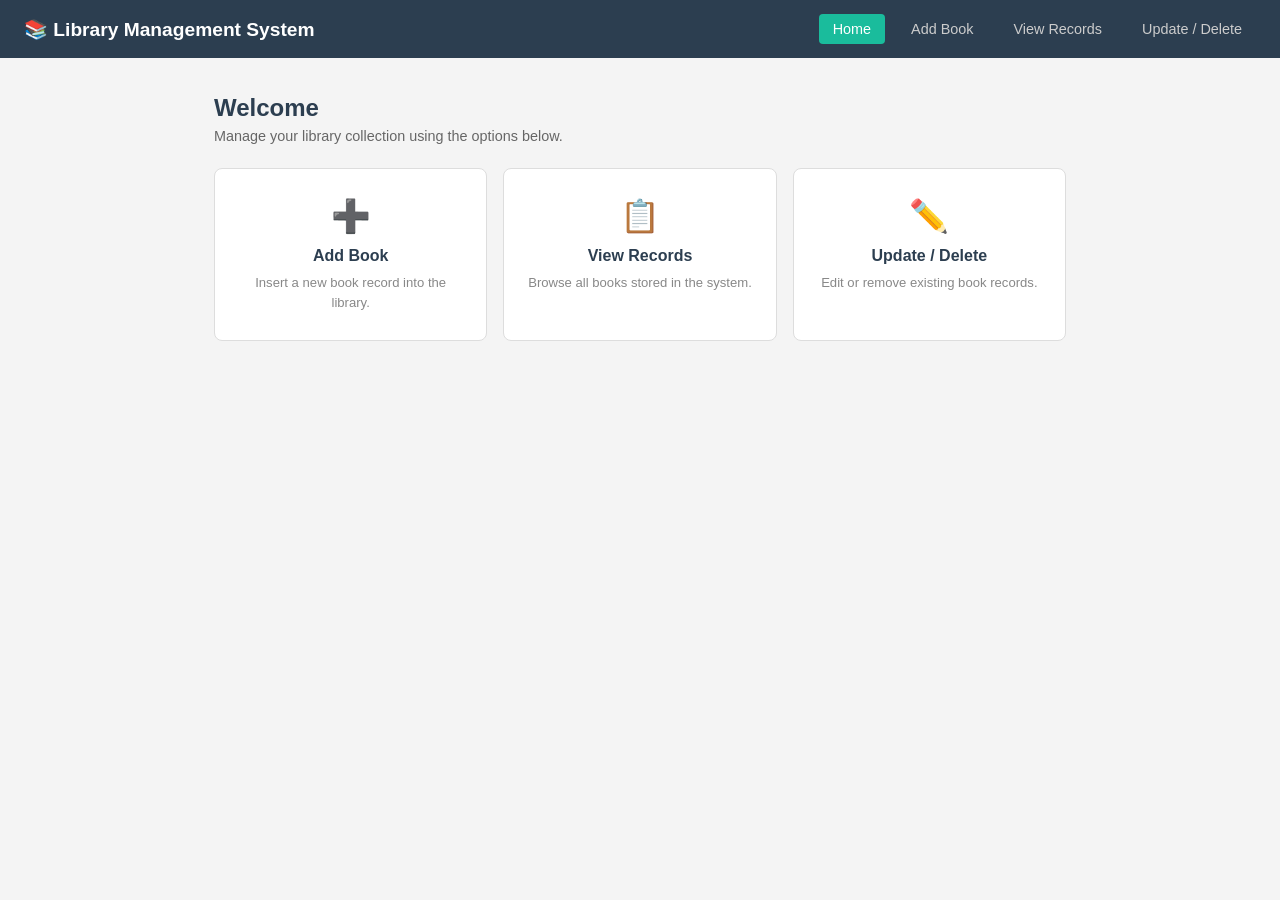
<file: index.html>
<!DOCTYPE html>
<html lang="en">
<head>
  <meta charset="UTF-8"/>
  <meta name="viewport" content="width=device-width, initial-scale=1.0"/>
  <title>Library Management System</title>
  <link rel="stylesheet" href="style.css"/>
</head>
<body>

  <nav>
    <h1>📚 Library Management System</h1>
    <a href="index.html" class="active">Home</a>
    <a href="./html/add.html">Add Book</a>
    <a href="./html/view.html">View Records</a>
    <a href="./html/update-delete.html">Update / Delete</a>
  </nav>

  <div class="container">
    <h2>Welcome</h2>
    <p class="desc">Manage your library collection using the options below.</p>

    <div class="home-cards">

      <a href="./html/add.html" class="home-card">
        <span class="icon">➕</span>
        <h3>Add Book</h3>
        <p>Insert a new book record into the library.</p>
      </a>

      <a href="./html/view.html" class="home-card">
        <span class="icon">📋</span>
        <h3>View Records</h3>
        <p>Browse all books stored in the system.</p>
      </a>

      <a href="./html/update-delete.html" class="home-card">
        <span class="icon">✏️</span>
        <h3>Update / Delete</h3>
        <p>Edit or remove existing book records.</p>
      </a>

    </div>
  </div>
</body>
</html>
</file>
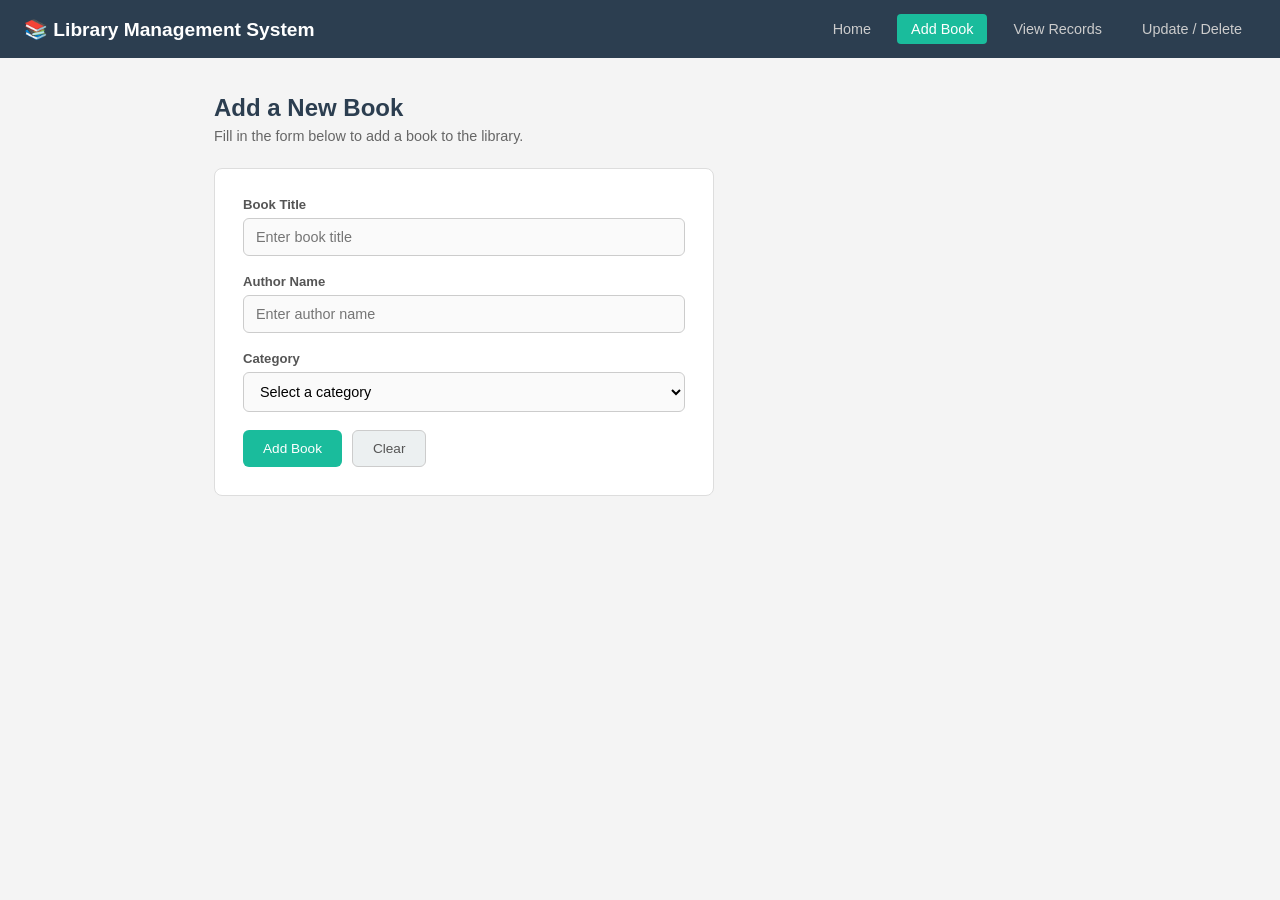
<file: add.html>
<!DOCTYPE html>
<html lang="en">
<head>
  <meta charset="UTF-8"/>
  <meta name="viewport" content="width=device-width, initial-scale=1.0"/>
  <title>Add Book — Library</title>
  <link rel="stylesheet" href="style.css"/>
</head>
<body>

  <nav>
    <h1>📚 Library Management System</h1>
    <a href="index.html">Home</a>
    <a href="add.html" class="active">Add Book</a>
    <a href="view.html">View Records</a>
    <a href="update-delete.html">Update / Delete</a>
  </nav>

  <div class="container">
    <h2>Add a New Book</h2>
    <p class="desc">Fill in the form below to add a book to the library.</p>

    <div class="form-card">
      <form id="add-form">

        <div class="form-group">
          <label for="book-title">Book Title</label>
          <input type="text" id="book-title" name="book-title" placeholder="Enter book title"/>
        </div>

        <div class="form-group">
          <label for="author">Author Name</label>
          <input type="text" id="author" name="author" placeholder="Enter author name"/>
        </div>

        <div class="form-group">
          <label for="category">Category</label>
          <select id="category" name="category">
            <option value="" disabled selected>Select a category</option>
            <option value="Fiction">Fiction</option>
            <option value="Non-Fiction">Non-Fiction</option>
            <option value="Science">Science</option>
            <option value="History">History</option>
            <option value="Philosophy">Philosophy</option>
            <option value="Biography">Biography</option>
            <option value="Other">Other</option>
          </select>
        </div>

        <div class="form-actions">
          <button type="submit" class="btn btn-primary">Add Book</button>
          <button type="reset" class="btn btn-secondary">Clear</button>
        </div>

      </form>
    </div>
  </div>

</body>
</html>
</file>
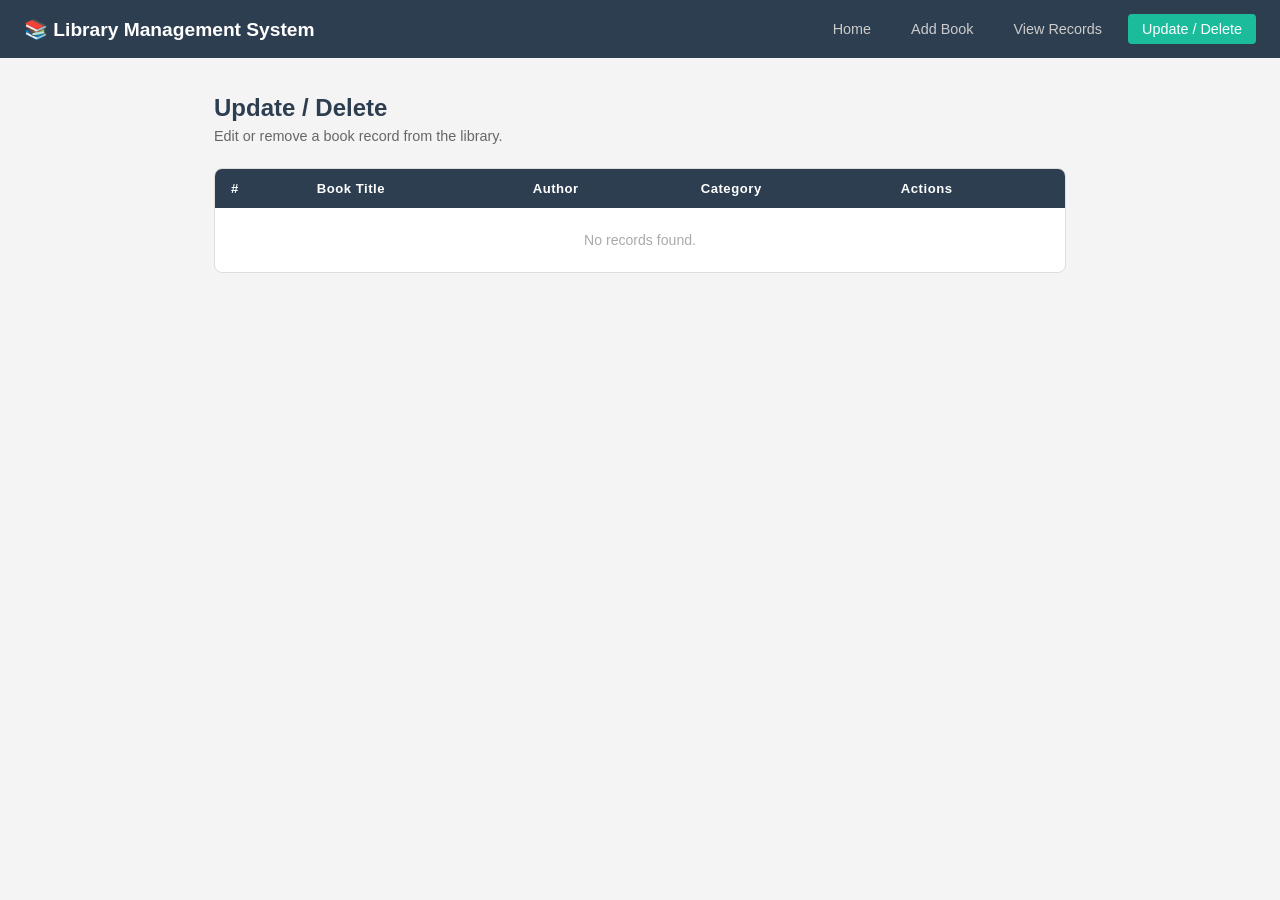
<file: update-delete.html>
<!DOCTYPE html>
<html lang="en">
<head>
  <meta charset="UTF-8"/>
  <meta name="viewport" content="width=device-width, initial-scale=1.0"/>
  <title>Update / Delete — Library</title>
  <link rel="stylesheet" href="style.css"/>
</head>
<body>

  <nav>
    <h1>📚 Library Management System</h1>
    <a href="index.html">Home</a>
    <a href="add.html">Add Book</a>
    <a href="view.html">View Records</a>
    <a href="update-delete.html" class="active">Update / Delete</a>
  </nav>

  <div class="container">
    <h2>Update / Delete</h2>
    <p class="desc">Edit or remove a book record from the library.</p>

    <!-- Records table with action buttons -->
    <div class="table-wrap">
      <table>
        <thead>
          <tr>
            <th>#</th>
            <th>Book Title</th>
            <th>Author</th>
            <th>Category</th>
            <th>Actions</th>
          </tr>
        </thead>
        <tbody id="ud-tbody">
          <!-- Rows will be inserted here by JavaScript -->
          <tr>
            <td colspan="5" style="text-align:center; color:#aaa; padding:24px;">
              No records found.
            </td>
          </tr>
        </tbody>
      </table>
    </div>

    <!-- Edit form (hidden by default, shown when Edit is clicked) -->
    <div id="edit-section" style="display:none; margin-top:32px;">
      <h2>Edit Book</h2>
      <p class="desc">Update the details for the selected book.</p>

      <div class="form-card">
        <form id="edit-form">

          <input type="hidden" id="edit-index"/>

          <div class="form-group">
            <label for="edit-title">Book Title</label>
            <input type="text" id="edit-title" name="edit-title" placeholder="Book title"/>
          </div>

          <div class="form-group">
            <label for="edit-author">Author Name</label>
            <input type="text" id="edit-author" name="edit-author" placeholder="Author name"/>
          </div>

          <div class="form-group">
            <label for="edit-category">Category</label>
            <select id="edit-category" name="edit-category">
              <option value="Fiction">Fiction</option>
              <option value="Non-Fiction">Non-Fiction</option>
              <option value="Science">Science</option>
              <option value="History">History</option>
              <option value="Philosophy">Philosophy</option>
              <option value="Biography">Biography</option>
              <option value="Other">Other</option>
            </select>
          </div>

          <div class="form-actions">
            <button type="submit" class="btn btn-primary">Save Changes</button>
            <button type="button" class="btn btn-secondary" id="cancel-edit">Cancel</button>
          </div>

        </form>
      </div>
    </div>

  </div>

</body>
</html>
</file>
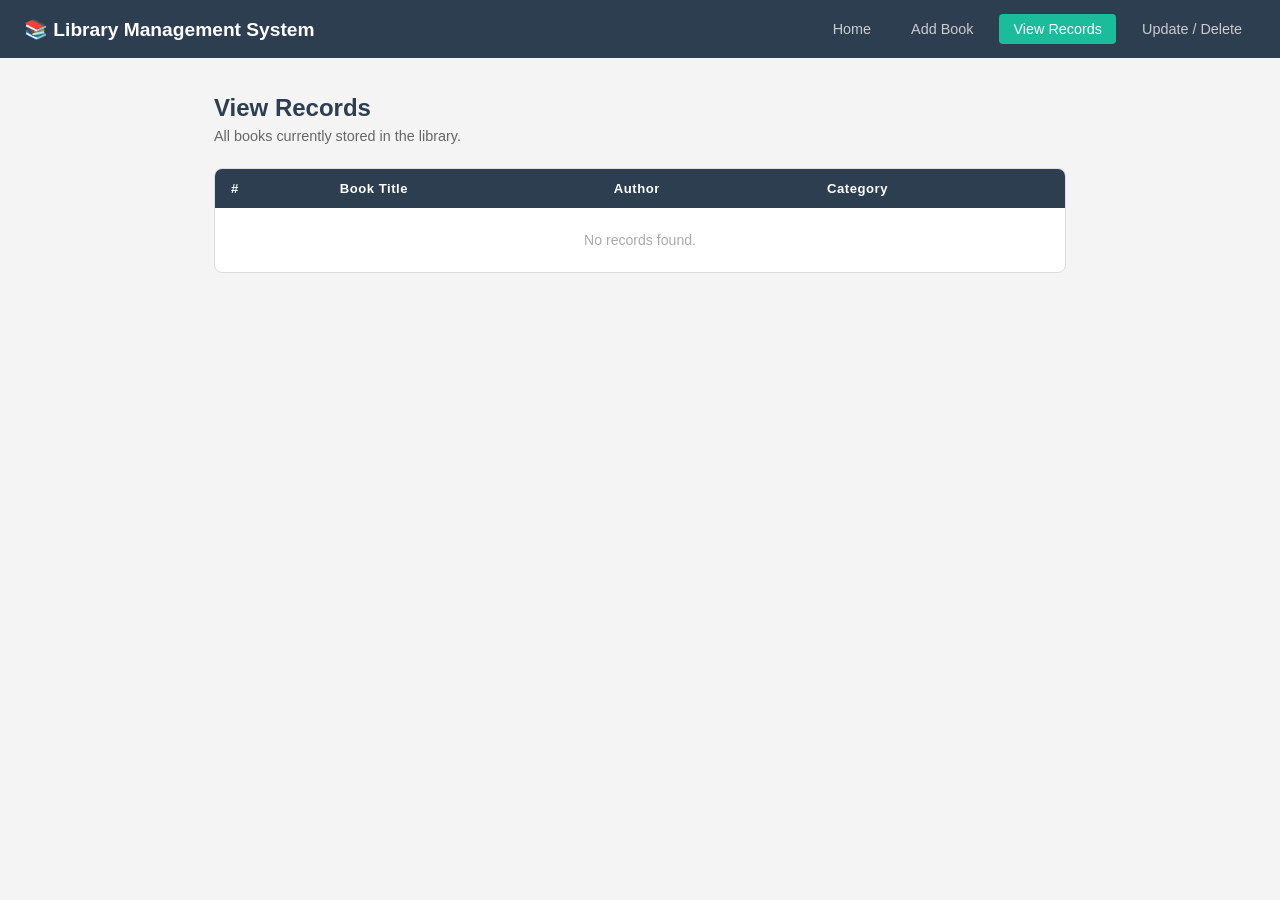
<file: view.html>
<!DOCTYPE html>
<html lang="en">
<head>
  <meta charset="UTF-8"/>
  <meta name="viewport" content="width=device-width, initial-scale=1.0"/>
  <title>View Records — Library</title>
  <link rel="stylesheet" href="style.css"/>
</head>
<body>

  <nav>
    <h1>📚 Library Management System</h1>
    <a href="index.html">Home</a>
    <a href="add.html">Add Book</a>
    <a href="view.html" class="active">View Records</a>
    <a href="update-delete.html">Update / Delete</a>
  </nav>

  <div class="container">
    <h2>View Records</h2>
    <p class="desc">All books currently stored in the library.</p>

    <div class="table-wrap">
      <table>
        <thead>
          <tr>
            <th>#</th>
            <th>Book Title</th>
            <th>Author</th>
            <th>Category</th>
          </tr>
        </thead>
        <tbody id="books-tbody">
          <!-- Rows will be inserted here by JavaScript -->
          <tr>
            <td colspan="4" style="text-align:center; color:#aaa; padding:24px;">
              No records found.
            </td>
          </tr>
        </tbody>
      </table>
    </div>
  </div>

</body>
</html>
</file>
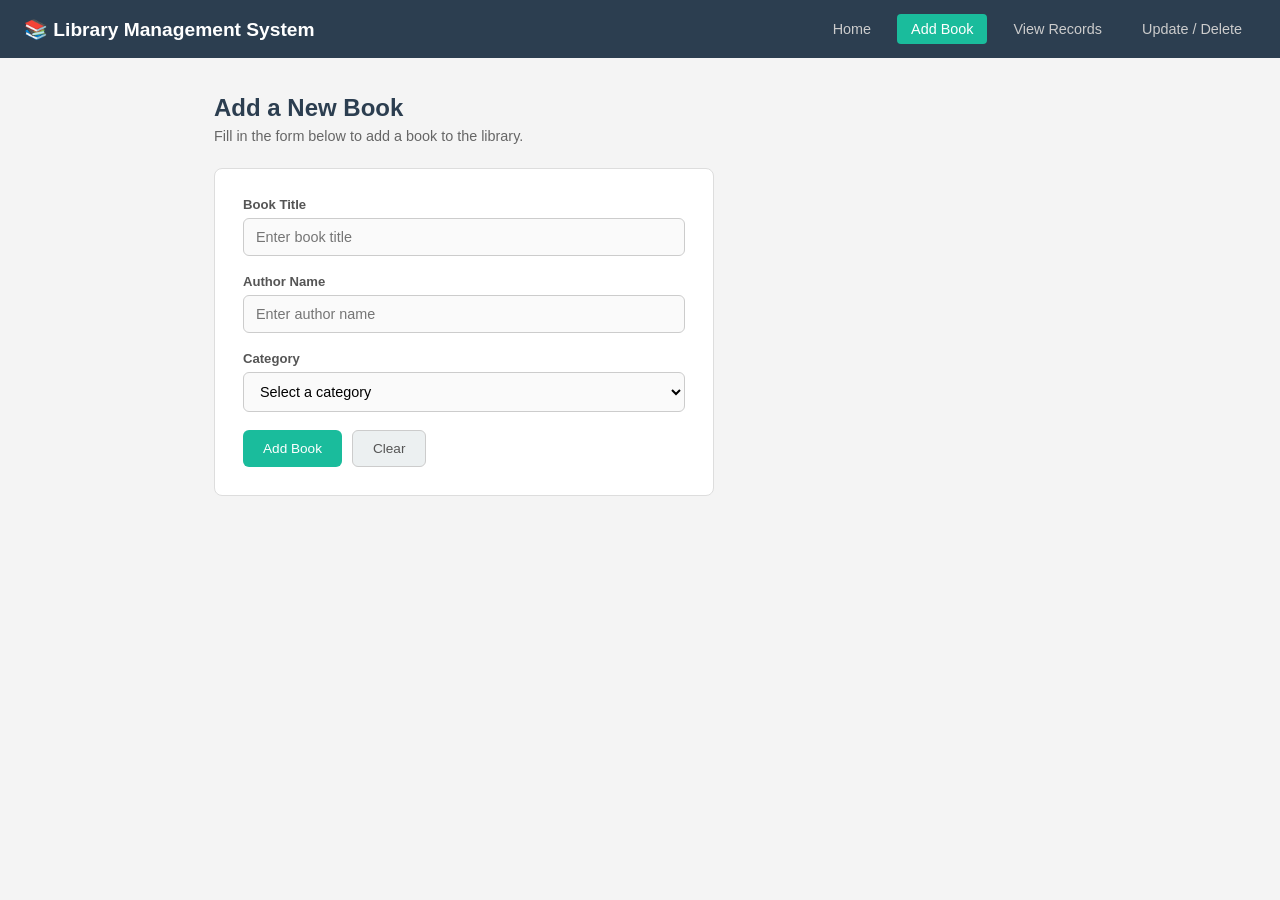
<file: html/add.html>
<!DOCTYPE html>
<html lang="en">
<head>
  <meta charset="UTF-8"/>
  <meta name="viewport" content="width=device-width, initial-scale=1.0"/>
  <title>Add Book — Library</title>
  <link rel="stylesheet" href="../style.css"/>
</head>
<body>

  <nav>
    <h1>📚 Library Management System</h1>
    <a href="../index.html">Home</a>
    <a href="add.html" class="active">Add Book</a>
    <a href="view.html">View Records</a>
    <a href="update-delete.html">Update / Delete</a>
  </nav>

  <div class="container">
    <h2>Add a New Book</h2>
    <p class="desc">Fill in the form below to add a book to the library.</p>

    <div class="form-card">
      <form id="add-form">

        <div class="form-group">
          <label for="book-title">Book Title</label>
          <input type="text" id="book-title" name="book-title" placeholder="Enter book title"/>
        </div>

        <div class="form-group">
          <label for="author">Author Name</label>
          <input type="text" id="author" name="author" placeholder="Enter author name"/>
        </div>

        <div class="form-group">
          <label for="category">Category</label>
          <select id="category" name="category">
            <option value="" disabled selected>Select a category</option>
            <option value="Fiction">Fiction</option>
            <option value="Non-Fiction">Non-Fiction</option>
            <option value="Science">Science</option>
            <option value="History">History</option>
            <option value="Philosophy">Philosophy</option>
            <option value="Biography">Biography</option>
            <option value="Other">Other</option>
          </select>
        </div>

        <div class="form-actions">
          <button type="submit" class="btn btn-primary">Add Book</button>
          <button type="reset" class="btn btn-secondary">Clear</button>
        </div>

      </form>
    </div>
  </div>
  <script src="../js/add.js"></script>
</body>
</html>
</file>
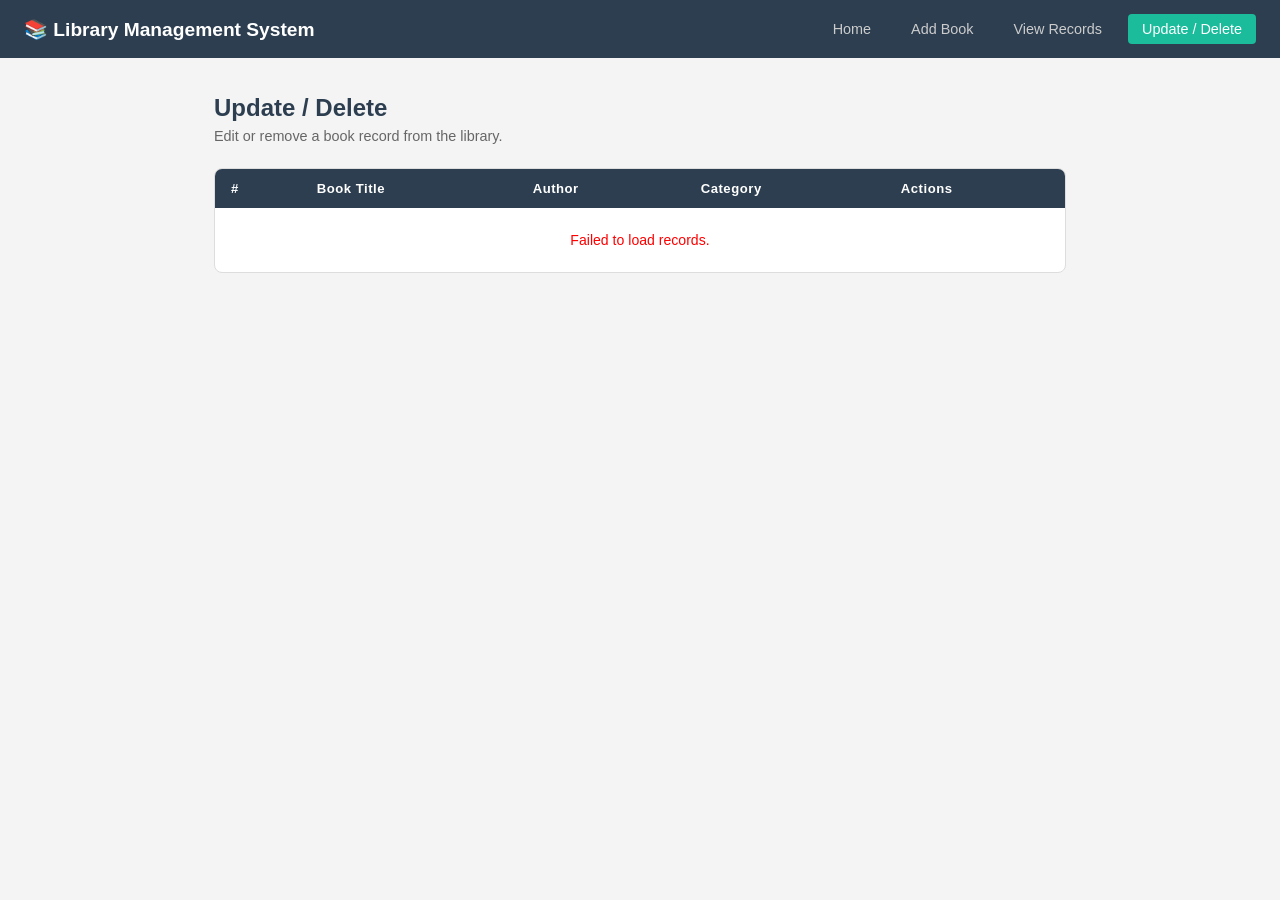
<file: html/update-delete.html>
<!DOCTYPE html>
<html lang="en">
<head>
  <meta charset="UTF-8"/>
  <meta name="viewport" content="width=device-width, initial-scale=1.0"/>
  <title>Update / Delete — Library</title>
  <link rel="stylesheet" href="../style.css"/>
</head>
<body>

  <nav>
    <h1>📚 Library Management System</h1>
    <a href="../index.html">Home</a>
    <a href="add.html">Add Book</a>
    <a href="view.html">View Records</a>
    <a href="update-delete.html" class="active">Update / Delete</a>
  </nav>

  <div class="container">
    <h2>Update / Delete</h2>
    <p class="desc">Edit or remove a book record from the library.</p>

    <div class="table-wrap">
      <table>
        <thead>
          <tr>
            <th>#</th>
            <th>Book Title</th>
            <th>Author</th>
            <th>Category</th>
            <th>Actions</th>
          </tr>
        </thead>
        <tbody id="ud-tbody">
          <tr>
            <td colspan="5" style="text-align:center; color:#aaa; padding:24px;">
              No records found.
            </td>
          </tr>
        </tbody>
      </table>
    </div>

    <div id="edit-section" style="display:none; margin-top:32px;">
      <h2>Edit Book</h2>
      <p class="desc">Update the details for the selected book.</p>

      <div class="form-card">
        <form id="edit-form">

          <input type="hidden" id="edit-index"/>

          <div class="form-group">
            <label for="edit-title">Book Title</label>
            <input type="text" id="edit-title" name="edit-title" placeholder="Book title"/>
          </div>

          <div class="form-group">
            <label for="edit-author">Author Name</label>
            <input type="text" id="edit-author" name="edit-author" placeholder="Author name"/>
          </div>

          <div class="form-group">
            <label for="edit-category">Category</label>
            <select id="edit-category" name="edit-category">
              <option value="Fiction">Fiction</option>
              <option value="Non-Fiction">Non-Fiction</option>
              <option value="Science">Science</option>
              <option value="History">History</option>
              <option value="Philosophy">Philosophy</option>
              <option value="Biography">Biography</option>
              <option value="Other">Other</option>
            </select>
          </div>

          <div class="form-actions">
            <button type="submit" class="btn btn-primary">Save Changes</button>
            <button type="button" class="btn btn-secondary" id="cancel-edit">Cancel</button>
          </div>

        </form>
      </div>
    </div>

  </div>
  <script src="../js/update-delete.js"></script>
</body>
</html>
</file>
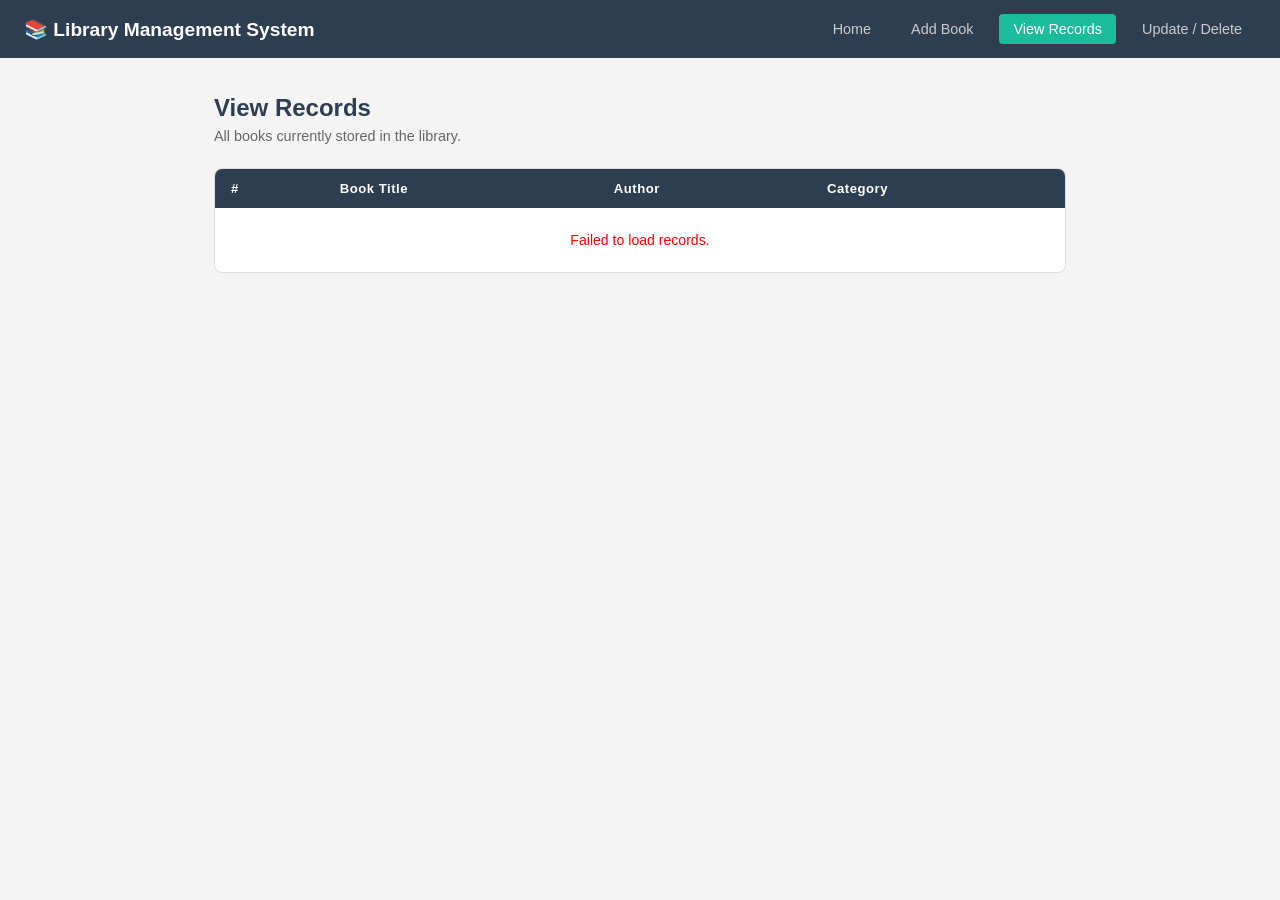
<file: html/view.html>
<!DOCTYPE html>
<html lang="en">
<head>
  <meta charset="UTF-8"/>
  <meta name="viewport" content="width=device-width, initial-scale=1.0"/>
  <title>View Records — Library</title>
  <link rel="stylesheet" href="../style.css"/>
</head>
<body>

  <nav>
    <h1>📚 Library Management System</h1>
    <a href="../index.html">Home</a>
    <a href="add.html">Add Book</a>
    <a href="view.html" class="active">View Records</a>
    <a href="update-delete.html">Update / Delete</a>
  </nav>

  <div class="container">
    <h2>View Records</h2>
    <p class="desc">All books currently stored in the library.</p>

    <div class="table-wrap">
      <table>
        <thead>
          <tr>
            <th>#</th>
            <th>Book Title</th>
            <th>Author</th>
            <th>Category</th>
          </tr>
        </thead>
        <tbody id="books-tbody">
          <!-- Rows will be inserted here by JavaScript -->
          <tr>
            <td colspan="4" style="text-align:center; color:#aaa; padding:24px;">
              No records found.
            </td>
          </tr>
        </tbody>
      </table>
    </div>
  </div>
  <script type="module" src="../js/view.js"></script>
</body>
</html>
</file>
<file: style.css>
* {
  box-sizing: border-box;
  margin: 0;
  padding: 0;
}

body {
  font-family: Arial, sans-serif;
  background: #f4f4f4;
  color: #333;
}

/* ── NAVIGATION ─────────────────────────────────── */
nav {
  background: #2c3e50;
  padding: 14px 24px;
  display: flex;
  align-items: center;
  gap: 12px;
}

nav h1 {
  color: #fff;
  font-size: 1.2rem;
  margin-right: auto;
}

nav a {
  color: #ccc;
  text-decoration: none;
  font-size: 0.9rem;
  padding: 7px 14px;
  border-radius: 4px;
}

nav a:hover {
  background: #3d5166;
  color: #fff;
}

nav a.active {
  background: #1abc9c;
  color: #fff;
}

/* ── LAYOUT ─────────────────────────────────────── */
.container {
  max-width: 900px;
  margin: 36px auto;
  padding: 0 24px;
}

h2 {
  font-size: 1.5rem;
  color: #2c3e50;
  margin-bottom: 6px;
}

p.desc {
  font-size: 0.9rem;
  color: #666;
  margin-bottom: 24px;
}

/* ── HOME CARDS ─────────────────────────────────── */
.home-cards {
  display: grid;
  grid-template-columns: repeat(3, 1fr);
  gap: 16px;
  margin-top: 16px;
}

.home-card {
  background: #fff;
  border: 1px solid #ddd;
  border-radius: 8px;
  padding: 28px 20px;
  text-align: center;
  text-decoration: none;
  color: inherit;
  display: block;
}

.home-card:hover {
  border-color: #1abc9c;
}

.home-card .icon {
  font-size: 2rem;
  margin-bottom: 12px;
  display: block;
}

.home-card h3 {
  font-size: 1rem;
  color: #2c3e50;
  margin-bottom: 8px;
}

.home-card p {
  font-size: 0.82rem;
  color: #888;
  line-height: 1.5;
}

/* ── FORM ───────────────────────────────────────── */
.form-card {
  background: #fff;
  border: 1px solid #ddd;
  border-radius: 8px;
  padding: 28px;
  max-width: 500px;
}

.form-group {
  margin-bottom: 18px;
}

.form-group label {
  display: block;
  font-size: 0.82rem;
  font-weight: 600;
  color: #555;
  margin-bottom: 6px;
}

.form-group input,
.form-group select {
  width: 100%;
  padding: 10px 12px;
  border: 1px solid #ccc;
  border-radius: 6px;
  font-size: 0.9rem;
  background: #fafafa;
}

.form-group input:focus,
.form-group select:focus {
  outline: none;
  border-color: #1abc9c;
}

.form-actions {
  display: flex;
  gap: 10px;
  margin-top: 4px;
}

/* ── BUTTONS ────────────────────────────────────── */
.btn {
  padding: 10px 20px;
  border: none;
  border-radius: 6px;
  font-size: 0.85rem;
  cursor: pointer;
}

.btn-primary {
  background: #1abc9c;
  color: #fff;
}

.btn-primary:hover {
  background: #17a589;
}

.btn-secondary {
  background: #ecf0f1;
  color: #555;
  border: 1px solid #ccc;
}

.btn-secondary:hover {
  background: #dfe6e9;
}

.btn-edit {
  background: #3498db;
  color: #fff;
  padding: 6px 14px;
  font-size: 0.8rem;
  border: none;
  border-radius: 5px;
  cursor: pointer;
}

.btn-edit:hover {
  background: #2980b9;
}

.btn-delete {
  background: #e74c3c;
  color: #fff;
  padding: 6px 14px;
  font-size: 0.8rem;
  border: none;
  border-radius: 5px;
  cursor: pointer;
}

.btn-delete:hover {
  background: #c0392b;
}

/* ── TABLE ──────────────────────────────────────── */
.table-wrap {
  background: #fff;
  border: 1px solid #ddd;
  border-radius: 8px;
  overflow: hidden;
}

table {
  width: 100%;
  border-collapse: collapse;
}

thead {
  background: #2c3e50;
  color: #fff;
}

thead th {
  padding: 12px 16px;
  text-align: left;
  font-size: 0.82rem;
  font-weight: 600;
  letter-spacing: 0.04em;
}

tbody tr {
  border-bottom: 1px solid #eee;
}

tbody tr:last-child {
  border-bottom: none;
}

tbody tr:hover {
  background: #f9f9f9;
}

tbody td {
  padding: 12px 16px;
  font-size: 0.88rem;
  vertical-align: middle;
}

.badge {
  display: inline-block;
  padding: 3px 10px;
  border-radius: 20px;
  font-size: 0.74rem;
  background: #e8f8f5;
  color: #1abc9c;
  border: 1px solid #c8ede8;
}

.td-actions {
  display: flex;
  gap: 6px;
}
</file>
